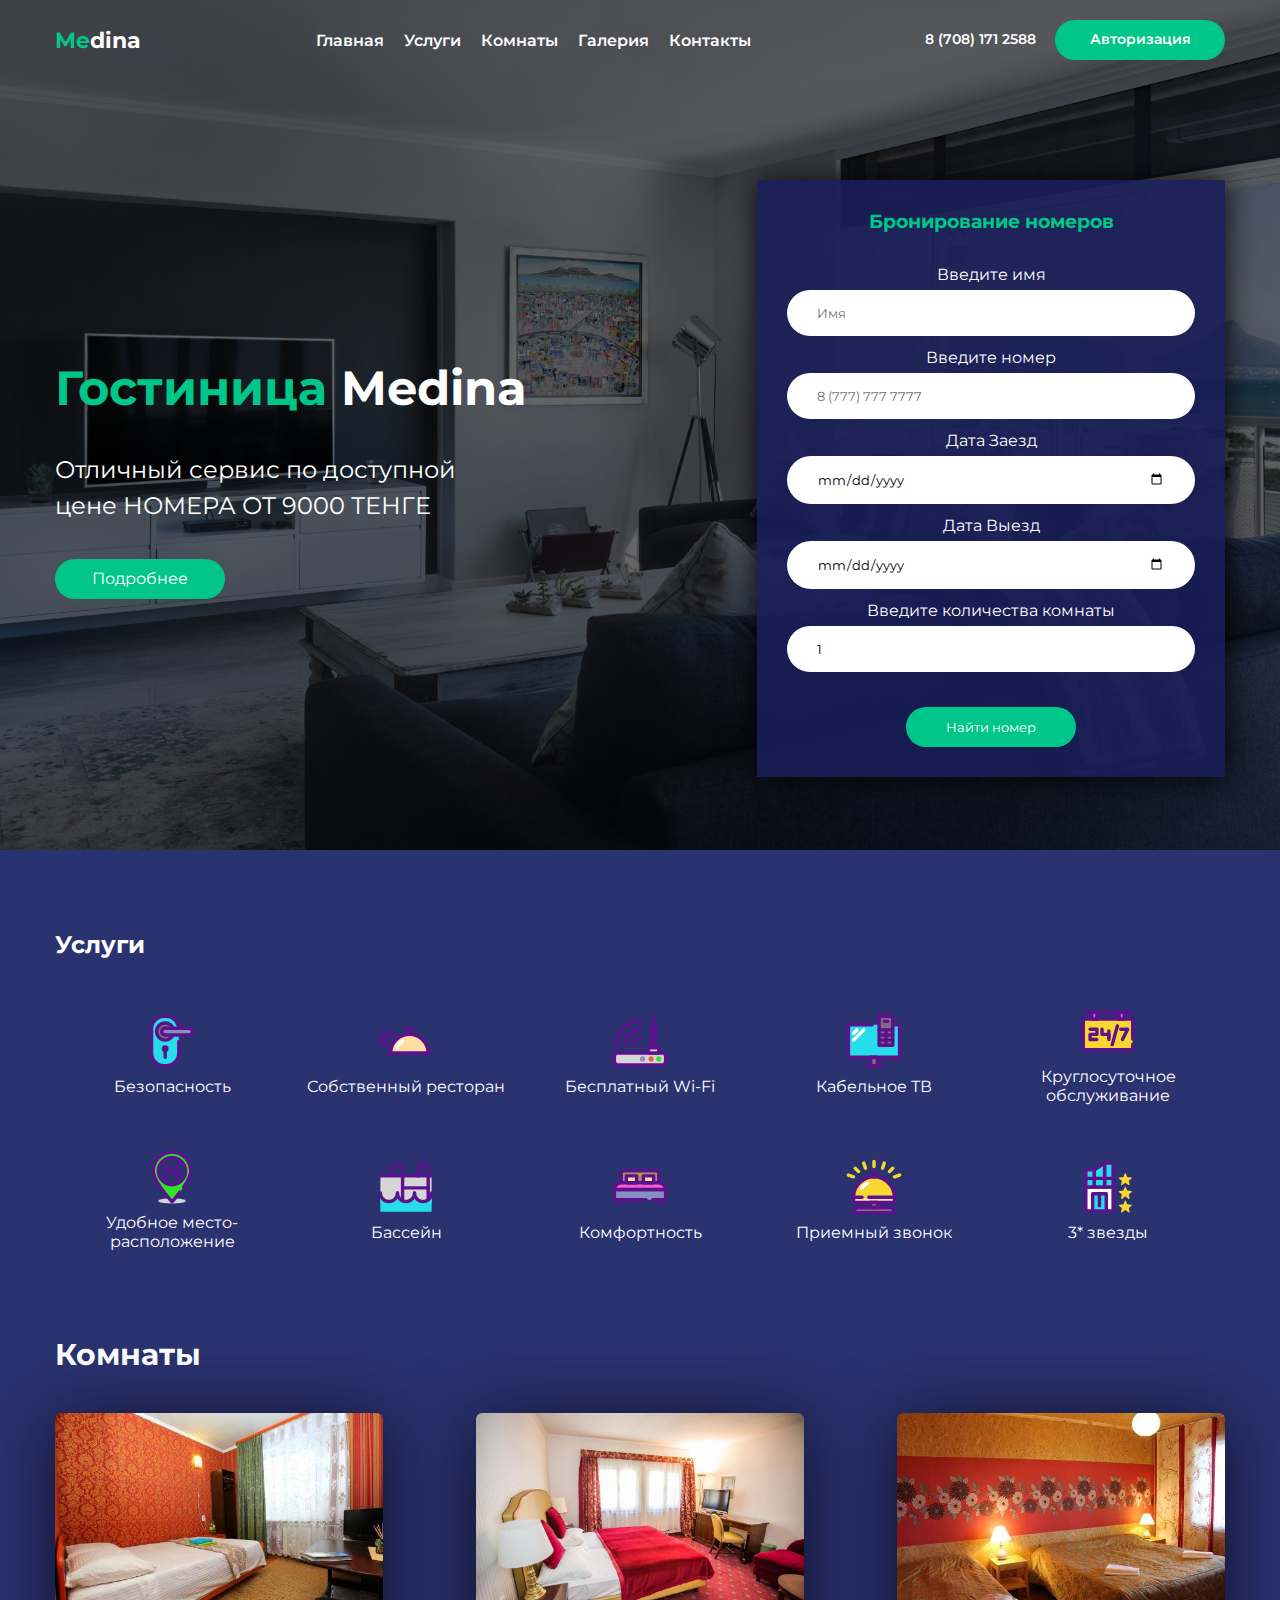
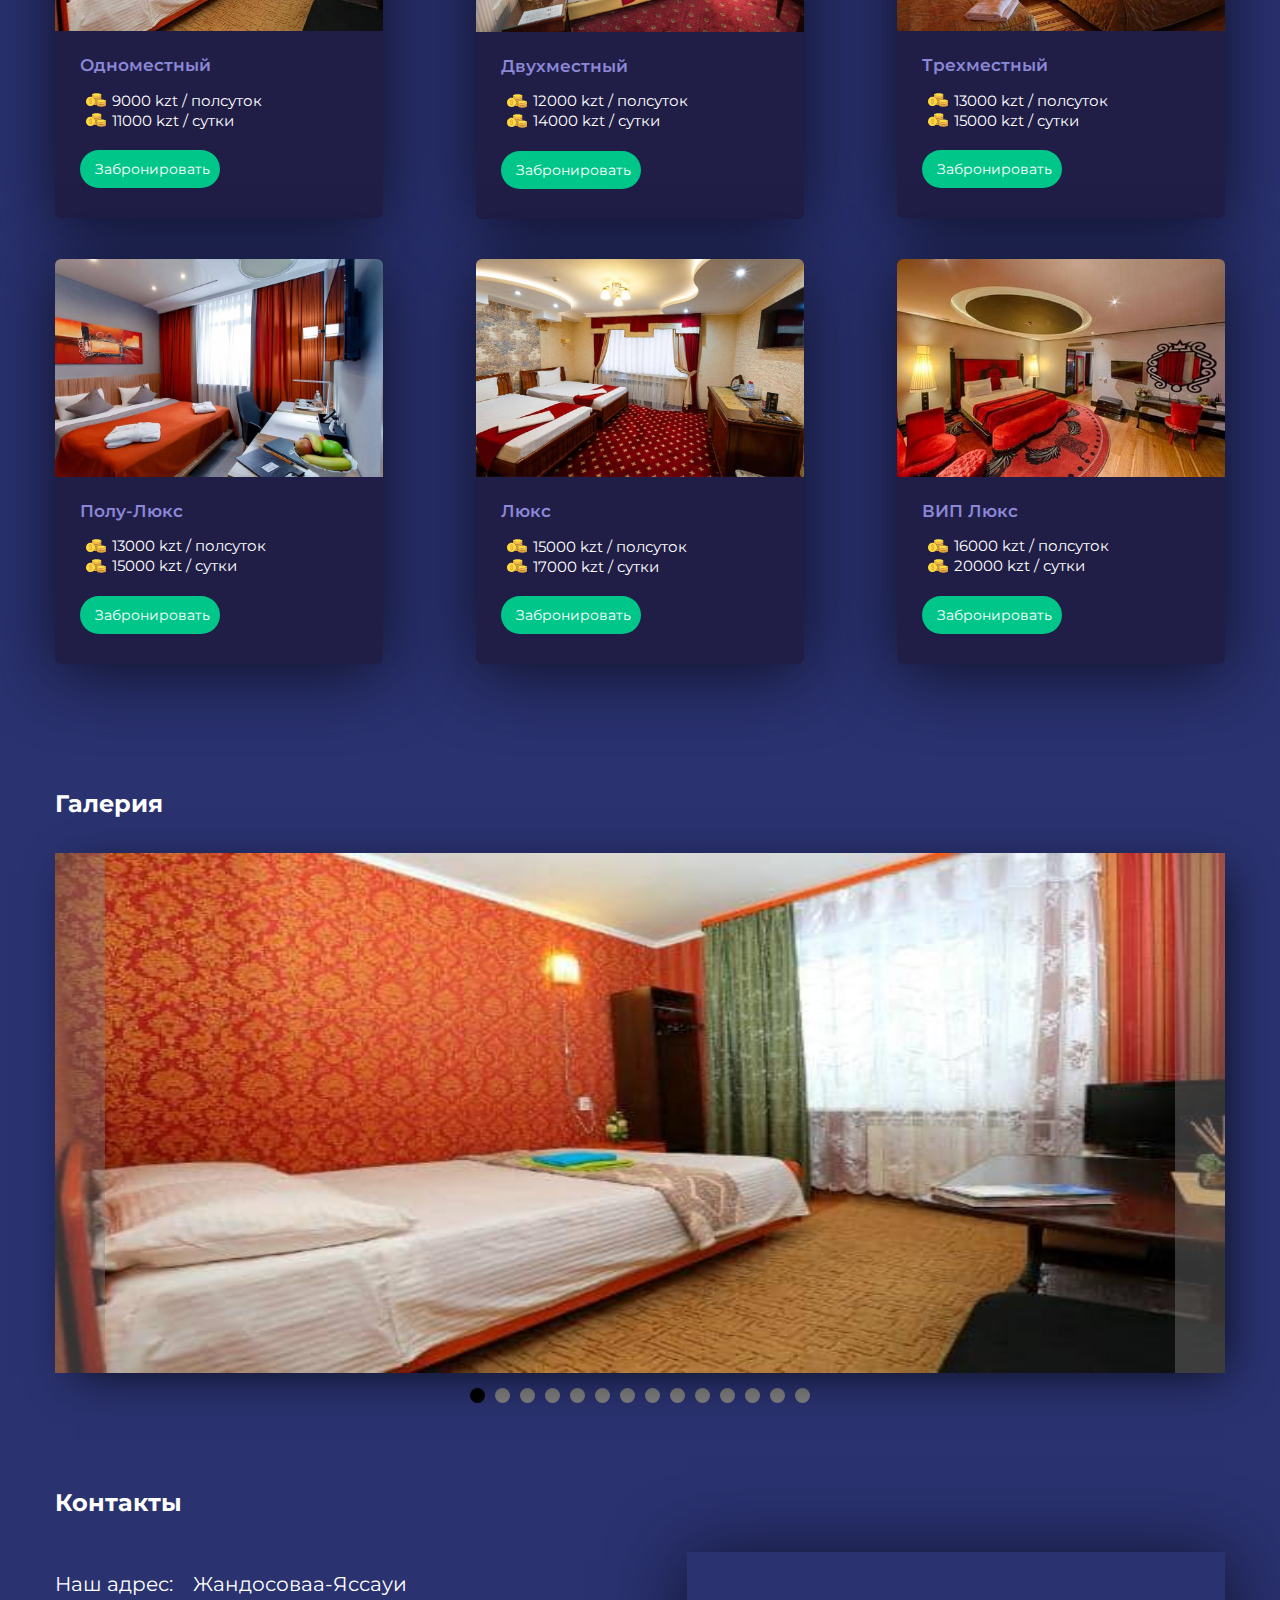
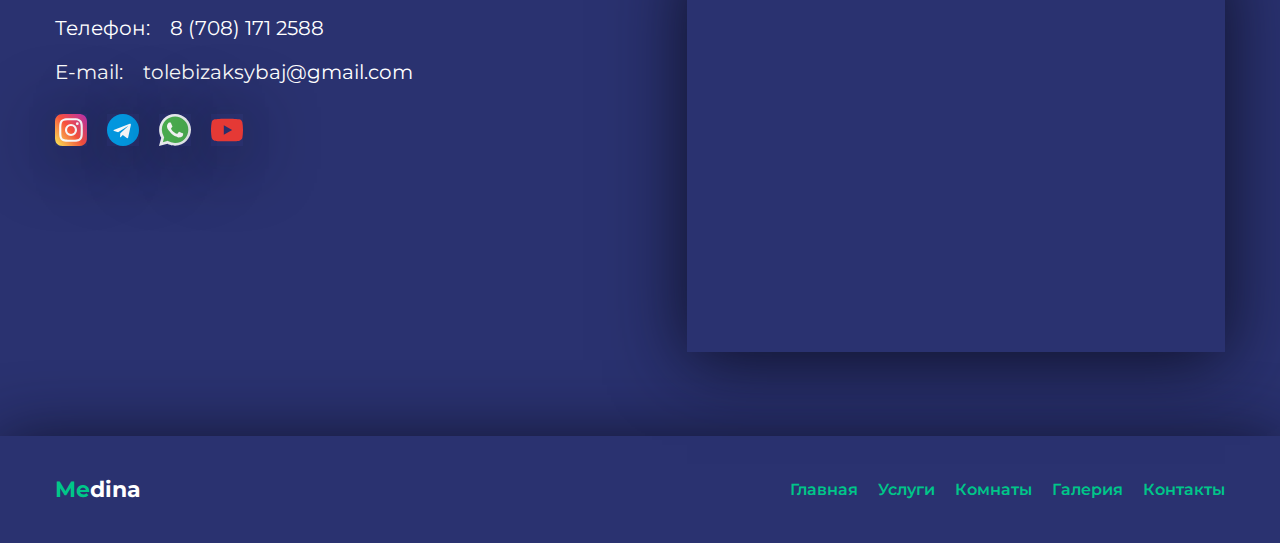
<file: index.html>
<!DOCTYPE html>
<html lang="ru">

<head>
	<meta charset="UTF-8">
	<link rel="shortcut icon" href="./images/faviconB.svg" type="image/x-icon">
	<meta name="viewport" content="width=device-width, initial-scale=1.0">

	<title>Гостиница Medina</title>

	<!-- Подключение шрифты -->
	<link rel="preconnect" href="https://fonts.gstatic.com">
	<link href="https://fonts.googleapis.com/css2?family=Montserrat:ital,wght@0,600;0,700;1,400&display=swap"
		rel="stylesheet">

	<!-- Подключение стилей -->
	<link rel="stylesheet" href="./css/style.css">
</head>

<body>

	<div class="wrapper">

		<!-- Header -->

		<header id="header" class="header">
			<div class="header__overlay"></div>
			<div class="container">
				<div class="header__inner">
					<div class="header__top">
						<div href="#" class="header__logo">
							<a href="./"><span>Me</span>dina</a>
						</div>

						<!-- header__nav_active -->
						<nav class="header__nav">
							<ul class="header__menu">
								<li class="header__item"><a class="header__link" href="#header">Главная</a></li>
								<li class="header__item"><a class="header__link" href="#services">Услуги</a></li>
								<li class="header__item"><a class="header__link" href="#rooms">Комнаты</a></li>
								<li class="header__item"><a class="header__link" href="#gallery">Галерия</a></li>
								<li class="header__item"><a class="header__link" href="#contacts">Контакты</a></li>
							</ul>
						</nav>
						<!-- header__contacts_active -->
						<div class="header__contacts">
							<a class="header__phone" href="tel:77081712588">8 (708) 171 2588</a>
							<a class="btn btn__phone" href="./auth.html">Авторизация</a>
						</div>

						<div class="header__burger">
							<span class="burger__btn"></span>
							<span class="burger__btn"></span>
							<span class="burger__btn"></span>
						</div>


					</div>

					<div class="header__bottom">
						<div class="header__content">
							<h2 class="header__title"> Гостиница <span>Medina</span></h2>
							<p class="header__description">
								Отличный сервис по доступной цене
								НОМЕРА ОТ 9000 ТЕНГЕ
							</p>

							<a href="./booking.html" class="btn content__btn">Подробнее</a>
						</div>

						<!-- Формы для отправки данные на бронированию месту -->

						<form class="form" action="#">
							<p class="form__title">
								Бронирование номеров
							</p>
							<label class="label__title">Введите имя</label>
							<input type="name" class="input" placeholder="Имя" required>

							<label class="label__title">Введите номер</label>
							<input type="tel" class="input" placeholder="8 (777) 777 7777" required>

							<label class="label__title">Дата Заезд</label>
							<input type="date" class="input">

							<label class="label__title">Дата Выезд</label>
							<input type="date" class="input">

							<label class="label__title">Введите количества комнаты</label>
							<input type="number" class="input" placeholder="1" value="1">

							<button type="submit" class="btn btn__rooms">Найти номер</button>
						</form>

					</div>
				</div>
			</div>
		</header>

		<!-- Services (Услуги) -->

		<section class="section section__services" id="services">
			<div class="container">
				<div class="services__inner">
					<h2 class="services__title">Услуги</h2>

					<div class="services__block">

						<div class="services__item">
							<div>
								<img class="services__icon" src="./images/icons/door-knob.svg" alt="">
							</div>
							<p class="services__text">
								Безопасность
							</p>
						</div>

						<div class="services__item">
							<div>
								<img class="services__icon" src="./images/icons/dish.svg" alt="">
							</div>
							<p class="services__text">
								Собственный ресторан
							</p>
						</div>

						<div class="services__item">
							<div>
								<img class="services__icon" src="./images/icons/wifi.svg" alt="">
							</div>
							<p class="services__text">
								Бесплатный Wi-Fi
							</p>
						</div>

						<div class="services__item">
							<div>
								<img class="services__icon" src="./images/icons/television.svg" alt="">
							</div>
							<p class="services__text">
								Кабельное ТВ
							</p>
						</div>

						<div class="services__item">
							<div>
								<img class="services__icon" src="./images/icons/24-hours.svg" alt="">
							</div>
							<p class="services__text">
								Круглосуточное обслуживание
							</p>
						</div>

						<div class="services__item">
							<div>
								<img class="services__icon" src="./images/icons/pin.svg" alt="">
							</div>
							<p class="services__text">
								Удобное место-расположение
							</p>
						</div>

						<div class="services__item">
							<div>
								<img class="services__icon" src="./images/icons/swimming-pool.svg" alt="">
							</div>
							<p class="services__text">
								Бассейн
							</p>
						</div>

						<div class="services__item">
							<div>
								<img class="services__icon" src="./images/icons/bed.svg" alt="">
							</div>
							<p class="services__text">
								Комфортность
							</p>
						</div>

						<div class="services__item">
							<div>
								<img class="services__icon" src="./images/icons/reception-bell.svg" alt="">
							</div>
							<p class="services__text">
								Приемный звонок
							</p>
						</div>

						<div class="services__item">
							<div>
								<img class="services__icon" src="./images/icons/hotel.svg" alt="">
							</div>
							<p class="services__text">
								3* звезды
							</p>
						</div>
					</div>
				</div>
			</div>
		</section>

		<!-- Rooms (Комнаты) -->

		<section class="section section__rooms" id="rooms">
			<div class="container">
				<div class="rooms__inner">
					<h2 class="rooms__title">Комнаты</h2>

					<div class="cards">

						<div class="card">
							<div class="card__title">
								<img class="card__img" src="./images/rooms/room_1.jpg" alt="">
							</div>
							<div class="card__body">
								<h3 class="card__body-title">Одноместный</h3>
								<p class="card__body-description">
									<span class="card__prices"><img class="card__price" src="./images/icons/dollar.svg"
											alt=""> 9000 kzt /
										полсуток</span>
									<span class="card__prices"><img class="card__price" src="./images/icons/dollar.svg"
											alt="">11000 kzt / сутки</span>
								</p>
								<a class="btn card__btn" href="#">Забронировать</a>
							</div>
						</div>

						<div class="card">
							<div class="card__title">
								<img class="card__img" src="./images/rooms/room_2.jpg" alt="">
							</div>
							<div class="card__body">
								<h3 class="card__body-title">Двухместный</h3>
								<p class="card__body-description">
									<span class="card__prices"><img class="card__price" src="./images/icons/dollar.svg"
											alt=""> 12000 kzt /
										полсуток</span>
									<span class="card__prices"><img class="card__price" src="./images/icons/dollar.svg"
											alt="">14000 kzt /
										сутки</span>
								</p>
								<a class="btn card__btn" href="#">Забронировать</a>
							</div>
						</div>

						<div class="card">
							<div class="card__title">
								<img class="card__img" src="./images/rooms/room_3.jpg" alt="">
							</div>
							<div class="card__body">
								<h3 class="card__body-title">Трехместный</h3>
								<p class="card__body-description">
									<span class="card__prices"><img class="card__price" src="./images/icons/dollar.svg"
											alt=""> 13000 kzt /
										полсуток</span>
									<span class="card__prices"><img class="card__price" src="./images/icons/dollar.svg"
											alt="">15000 kzt /
										сутки</span>
								</p>
								<a class="btn card__btn" href="#">Забронировать</a>
							</div>
						</div>

						<div class="card">
							<div class="card__title">
								<img class="card__img" src="./images/rooms/room_4.jpg" alt="">
							</div>
							<div class="card__body">
								<h3 class="card__body-title">Полу-Люкс</h3>
								<p class="card__body-description">
									<span class="card__prices"><img class="card__price" src="./images/icons/dollar.svg"
											alt=""> 13000 kzt /
										полсуток</span>
									<span class="card__prices"><img class="card__price" src="./images/icons/dollar.svg"
											alt="">15000 kzt /
										сутки</span>
								</p>
								<a class="btn card__btn" href="#">Забронировать</a>
							</div>
						</div>

						<div class="card">
							<div class="card__title">
								<img class="card__img" src="./images/rooms/room_5.jpg" alt="">
							</div>
							<div class="card__body">
								<h3 class="card__body-title">Люкс</h3>
								<p class="card__body-description">
									<span class="card__prices"><img class="card__price" src="./images/icons/dollar.svg"
											alt=""> 15000 kzt /
										полсуток</span>
									<span class="card__prices"><img class="card__price" src="./images/icons/dollar.svg"
											alt="">17000 kzt /
										сутки</span>
								</p>
								<a class="btn card__btn" href="#">Забронировать</a>
							</div>
						</div>

						<div class="card">
							<div class="card__title">
								<img class="card__img" src="./images/rooms/room_6.jpg" alt="">
							</div>
							<div class="card__body">
								<h3 class="card__body-title">ВИП Люкс</h3>
								<p class="card__body-description">
									<span class="card__prices"><img class="card__price" src="./images/icons/dollar.svg"
											alt=""> 16000 kzt /
										полсуток</span>
									<span class="card__prices"><img class="card__price" src="./images/icons/dollar.svg"
											alt="">20000 kzt /
										сутки</span>
								</p>
								<a class="btn card__btn" href="#">Забронировать</a>
							</div>
						</div>

					</div>
				</div>
			</div>
		</section>

		<!-- Gallery , Sliders (Галерия) -->

		<section class="section section__gallery" id="gallery">
			<div class="container">
				<div class="gallery__inner">
					<h2 class="gallery__title">
						Галерия
					</h2>
					<div class="flex-wrapper">
						<div class="slider-wrapper">
							<div class="slide active">
								<img src="./images/rooms/room_1.jpg" alt="">
							</div>
							<div class="slide">
								<img src="./images/rooms/room_2.jpg" alt="">
							</div>
							<div class="slide">
								<img src="./images/rooms/room_3.jpg" alt="">
							</div>
							<div class="slide">
								<img src="./images/rooms/room_4.jpg" alt="">
							</div>
							<div class="slide">
								<img src="./images/rooms/room_5.jpg" alt="">
							</div>
							<div class="slide">
								<img src="./images/rooms/room_6.jpg" alt="">
							</div>
							<div class="slide">
								<img src="./images/rooms/room_7.jpg" alt="">
							</div>
							<div class="slide">
								<img src="./images/rooms/room_8.jpg" alt="">
							</div>
							<div class="slide">
								<img src="./images/rooms/room_9.jpg" alt="">
							</div>
							<div class="slide">
								<img src="./images/rooms/room_10.jpg" alt="">
							</div>
							<div class="slide">
								<img src="./images/rooms/room_11.jpg" alt="">
							</div>
							<div class="slide">
								<img src="./images/rooms/room_12.jpg" alt="">
							</div>
							<div class="slide">
								<img src="./images/rooms/room_13.jpg" alt="">
							</div>
							<div class="slide">
								<img src="./images/rooms/room_14.jpg" alt="">
							</div>
							<div id="btn-prev"></div>
							<div id="btn-next"></div>
						</div>
					</div>

					<div class="dots-wrapper">
						<span class="dot active"></span>
						<span class="dot"></span>
						<span class="dot"></span>
						<span class="dot"></span>
						<span class="dot"></span>
						<span class="dot"></span>
						<span class="dot"></span>
						<span class="dot"></span>
						<span class="dot"></span>
						<span class="dot"></span>
						<span class="dot"></span>
						<span class="dot"></span>
						<span class="dot"></span>
						<span class="dot"></span>
					</div>

				</div>
			</div>
		</section>

		<!-- Contacts (Контакты) -->

		<section class="section section__contacts" id="contacts">
			<div class="container">
				<div class="contacts__inner">
					<h2 class="contacts__title">Контакты</h2>

					<div class="contacts__block">
						<div class="contacts__info">
							<p class="contacts__address">Наш адрес:
								<a class="contacts__link" href="#">Жандосоваа-Яссауи</a></p>
							<p class="contacts__phone">Телефон: <a class="contacts__link" href="tel:+77081712588">8
									(708) 171 2588</a></p>
							<p class="contacts__email">E-mail: <a class="contacts__link"
									href="mailto:tolebizaksybaj@gmail.com">tolebizaksybaj@gmail.com</a></p>

							<div class="contacts__socials">
								<a class="contacts__social" href="https://www.instagram.com/tolebijaksybai"><img
										class="contacts__icon" src="./images/socials/instagram.svg" alt=""></a>
								<a class="contacts__social" href="https://t.me/tolebi2020"><img class="contacts__icon"
										src="./images/socials/telegram.svg" alt=""></a>
								<a class="contacts__social"
									href="https://wa.me/77081712588?text=Я%20заинтересован%20вашего%20навыки"><img
										class="contacts__icon" src="./images/socials/whatsapp.svg" alt=""></a>
								<a class="contacts__social"
									href="https://www.youtube.com/channel/UCz4nRdwTRV9m9PWV48k9Ptw?view_as=subscriber"><img
										class="contacts__icon" src="./images/socials/youtube.svg" alt=""></a>
							</div>
						</div>
						<div class="contacts__map">
							<iframe
								src="https://www.google.com/maps/embed?pb=!1m18!1m12!1m3!1d2908.691719295894!2d76.83433231564598!3d43.1949789791395!2m3!1f0!2f0!3f0!3m2!1i1024!2i768!4f13.1!3m3!1m2!1s0x3883681a1337772b%3A0x3fcb96e62cad440e!2z0YPQuy4g0JHQtdC60YLQtdC80LHQsNC10LLQsA!5e0!3m2!1sru!2skz!4v1606429729025!5m2!1sru!2skz"
								frameborder="0" style="border:0;" allowfullscreen="" aria-hidden="false"
								tabindex="0"></iframe>
						</div>
					</div>
				</div>
			</div>
		</section>

		<!-- Footer -->

		<footer class="footer">
			<div class="container">
				<div class="footer__inner">

					<div href="#" class="footer__logo">
						<a href="./"><span>Me</span>dina</a>
					</div>

					<nav class="footer__nav">
						<ul class="footer__menu">
							<li class="footer__item"><a class="footer__link" href="#header">Главная</a></li>
							<li class="footer__item"><a class="footer__link" href="#services">Услуги</a></li>
							<li class="footer__item"><a class="footer__link" href="#rooms">Комнаты</a></li>
							<li class="footer__item"><a class="footer__link" href="#gallery">Галерия</a></li>
							<li class="footer__item"><a class="footer__link" href="#contacts">Контакты</a></li>
						</ul>
					</nav>

				</div>
			</div>
		</footer>
	</div>
	<script src="./js/script.js"></script>
</body>

</html>
</file>
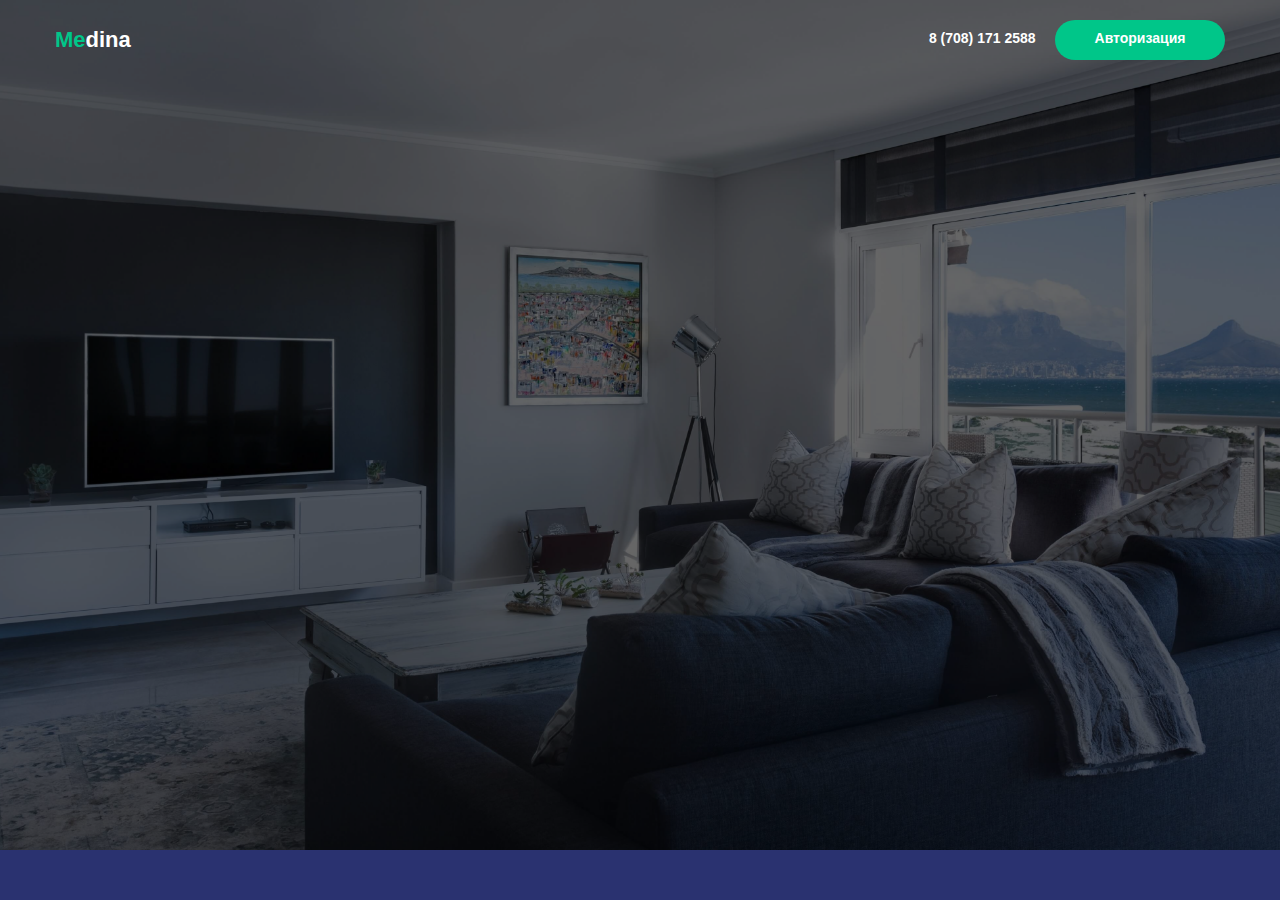
<file: booking.html>
<!DOCTYPE html>
<html lang="ru">

<head>
	<meta charset="UTF-8">
	<link rel="shortcut icon" href="./images/faviconB.svg" type="image/x-icon">
	<meta name="viewport" content="width=device-width, initial-scale=1.0">
	<title>Бронирование</title>
	<link rel="stylesheet" href="./css/style.css">
</head>

<body>
	<div class="wrapper">
		<!-- Header -->

		<header id="header" class="header">
			<div class="header__overlay"></div>
			<div class="container">
				<div class="header__inner">
					<div class="header__top">
						<div href="#" class="header__logo">
							<a href="./"><span>Me</span>dina</a>
						</div>



						<div class="header__contacts">
							<a class="header__phone" href="tel:77081712588">8 (708) 171 2588</a>
							<a class="btn btn__phone" href="./auth.html">Авторизация</a>
						</div>
					</div>

				</div>
			</div>
	</div>
	</header>
	</div>

	<script src="./js/script.js"></script>
</body>

</html>
</file>
<file: css/style.css>
* {
	padding: 0;
	margin: 0;
	box-sizing: border-box;
	scroll-behavior: smooth;
	font-family: 'Montserrat',
		sans-serif;
}

body {
	width: 100%;
	height: 100%;
	color: #fff;
	/* background-image: linear-gradient(-27deg, #1c233b 0%, #2d3856 100%); */
	background: #2a3270;
	/* font-size: 16px; */
}

html {
	font-size: 16px;
}

a {
	color: #fff;
	text-decoration: none;
}

img {
	width: 100%;
	height: 100%;
}

button:focus,
input:focus {
	outline: none;
}

.container {
	max-width: 1200px;
	padding: 0 15px;
	margin: 0 auto;
	z-index: 2;
}

.section {
	padding: 80px 0;
}

/* Стили для Header   */

.header {
	padding: 20px 0;
	background-image: url(../images/header_bg.jpeg);
	background-size: cover;
	background-position: center center;
	min-height: 850px;
	position: relative;
	z-index: 0;
}

.header__overlay {
	position: absolute;
	background: rgba(0, 0, 0, 0.6);
	z-index: -1;
	top: 0;
	bottom: 0;
	right: 0;
	left: 0;
}

.header__top {
	display: flex;
	justify-content: space-between;
	align-items: center;
	flex-wrap: wrap;
	/* z-index: 100; */
}

.header__inner {
	z-index: 100;
	position: relative;
}

.header__logo {
	font-size: 22px;
	font-weight: 700;
	color: #fff;
	display: flex;
	align-items: center;
	transition: all 0.5s;
}

.header__logo:hover {
	transform: scale(1.2);
}

.header__logo span {
	color: #00c689;
}

.header__menu {
	display: flex;
	justify-content: space-between;
	align-items: center;
	list-style: none;
}

.header__item {
	font-weight: 600;
	margin-right: 20px;
	color: #fff;
}

.header__item:last-child {
	margin-right: 0;
}

.header__link {
	transition: all 0.4s;
	position: relative;
}

.header__link:hover {
	color: #00c689;
}

.header__link::after {
	position: absolute;
	content: '';
	display: block;
	width: 0%;
	height: 3px;
	background-color: #00c689;
	margin-top: 4px;
	-webkit-transition: 0.4s;
	transition: 0.4s;
}

.header__link:hover:after {
	width: 95%;
}

.btn {
	text-align: center;
	display: inline-block;
	width: 170px;
	height: 40px;
	background-color: #00c689;
	border-radius: 50px;
	border: none;
	padding: 10px 15px;
	transition: all 0.5s;
}

.btn__phone,
.header__phone {
	transition: all 0.5s;
	font-size: 14px;
	font-weight: 600;
}

.btn__phone:hover,
.content__btn:hover {
	border: 1px solid #00c689;
	background: inherit;
	color: #00c689;
}

.header__phone {
	margin-right: 15px;
}

.header__phone:hover {
	color: #00c689;
}

.header__bottom {
	margin-top: 120px;
	display: flex;
	justify-content: space-between;
	align-items: center;
	flex-wrap: wrap;
}

.header__content {
	flex-basis: 48%;
	/* max-width: 540px; */
	min-height: 300px;
	padding: 30px 0;
	/* background: rgba(0, 0, 0, 0.7); */
	/* box-shadow: 0px 0px 30px rgba(0, 0, 0, 0.9); */
}

.header__title {
	font-size: 48px;
	color: #00c689;
}

.header__title span {
	color: #fff;
}

.header__description {
	max-width: 450px;
	font-size: 24px;
	margin: 35px 0 35px;
	line-height: 36px;
}

.header__burger {
	display: none;
	cursor: pointer;
	transition: all 0.5s;
}

.burger__btn {
	display: block;
	width: 25px;
	height: 3px;
	background-color: #fff;
	color: #fff;
}

.burger__btn:not(:last-child) {
	margin-bottom: 4px;
}

/* Form Отправка данных */

.form {
	display: flex;
	flex-basis: 48%;
	max-width: 40%;
	min-height: 400px;
	flex-direction: column;
	padding: 30px;
	text-align: center;
	background: rgba(24, 30, 88, 0.9);
	box-shadow: 0px 0px 30px rgba(0, 0, 0, 0.9);
}

.form__title {
	color: #00c689;
	font-weight: 700;
	font-size: 19px;
	margin-bottom: 20px;
}

.input {
	padding: 15px 30px;
	border: none;
	border-radius: 50px;
}

.btn__rooms {
	color: #fff;
	margin: 35px auto 0;
}

.btn__rooms:hover {
	border: 1px solid #00c689;
	background: inherit;
	color: #00c689;
}

.label__title {
	margin: 12px 0 6px;
}



/* Section Services */
.section__gallery {
	padding-top: 5px;
}

.section__services {
	padding: 80px 0 0;
}

.services__block {
	display: flex;
	justify-content: space-between;
	align-items: center;
	flex-wrap: wrap;
	margin: 40px 0;
}

.services__item {
	flex-basis: 20%;
	display: flex;
	flex-direction: column;
	align-items: center;
	margin-bottom: 40px;
	transition: all 0.4s;
	cursor: pointer;
}

.services__item:hover {
	transform: scale(1.1);
}

.services__icon {
	width: 64px;
	height: 64px;
}

.services__text {
	text-align: center;
}


/* section Rooms */

.section__rooms {
	padding-top: 5px;
}

.rooms__title {
	font-size: 30px;
	margin-bottom: 40px;
}

.cards {
	display: flex;
	justify-content: space-between;
	align-items: center;
	flex-wrap: wrap;
}

.card {
	flex-basis: 28%;
	min-height: 316px;
	box-shadow: 0 8px 70px rgba(11, 12, 30, 0.9);
	border-radius: 6px;
	background-color: #201e47;
	margin-bottom: 40px;
	transition: all 0.4s;
	cursor: pointer;
}

.card:hover {
	transform: scale(1.1);
}

.card__img {
	border-radius: 6px 6px 0 0;
	overflow: hidden;
}

.card__body {
	padding: 20px 25px 30px;
}

.card__prices {
	display: flex;
	align-items: center;
	font-size: 15px;
}

.card__price {
	width: 32px;
	height: 20px;
}

.card__body-title {
	color: #8c88d7;
	font-size: 17px;
	font-weight: 600;
	margin-bottom: 15px;
}

.card__body-description {
	margin-bottom: 20px;
	font-size: 11px;
}

.card__btn {
	width: 140px;
	height: 38px;
	text-align: center;
	font-size: 14px;
}

/*   Gallery Sliders  */
.gallery__title {
	text-align: left;
}

.flex-wrapper {
	margin-top: 35px;
	width: 100%;
	display: flex;
	justify-content: center;
}

.slider-wrapper {
	/* max-width: 900px; */
	flex-basis: 100%;
	width: 100%;
	height: 520px;
	position: relative;
	margin: 0 auto;
	box-shadow: 10px 10px 44px -10px rgba(0, 0, 0, 0.75);
}

#btn-prev,
#btn-next {
	position: absolute;
	left: 0;
	top: 0;
	height: 100%;
	width: 50px;
	background-color: gray;
	opacity: 0.4;
	cursor: pointer;
	transition: opacity .2s ease-in-out;
}

#btn-prev:hover,
#btn-next:hover {
	opacity: 0.6;
}

#btn-next {
	left: auto;
	right: 0;
}

.slide {
	width: 100%;
	height: 100%;
	display: none;
}

.slide.active {
	display: block;
}

.dots-wrapper {
	display: flex;
	justify-content: center;
	margin-top: 15px;
}

.dot.active {
	background-color: #000000;
}

.dots-wrapper span {
	width: 15px;
	height: 15px;
	border-radius: 50%;
	background-color: gray;
	margin-right: 10px;
	cursor: pointer;
}

.dots-wrapper span:last-child {
	margin-right: 0;
}

/* Section Contacts */

.section__contacts {
	padding-top: 5px;
}

.contacts__block {
	display: flex;
	justify-content: space-between;
	align-items: start;
	flex-wrap: wrap;
	margin-top: 35px;
}

.contacts__info {
	flex-basis: 40%;
	padding-top: 20px;
}

.contacts__address,
.contacts__phone,
.contacts__email {
	font-size: 20px;
	margin-bottom: 20px;
}

.contacts__link {
	transition: all 0.4s;
	margin-left: 15px;
}

.contacts__link:hover {
	color: #00c689;
}

.contacts__socials {
	display: flex;
	align-items: center;
	margin-top: 30px;
}

.contacts__social {
	margin-right: 20px;
	transition: all 0.4s;
}

.contacts__social:hover {
	transform: scale(1.2);
}

.contacts__icon {
	width: 32px;
	height: 32px;
	box-shadow: 0 8px 70px rgba(11, 12, 30, 0.9);
}

.contacts__map {
	flex-basis: 46%;
}

.contacts__map iframe {
	/* width: 100%; */
	max-width: 600px;
	width: 100%;
	height: 400px;
	box-shadow: 0 8px 70px rgba(11, 12, 30, 0.9);
}


/*     Footer      */


.footer {
	padding: 40px 0;
	box-shadow: 0 8px 70px rgba(11, 12, 30, 0.9);
}

.footer__inner {
	display: flex;
	justify-content: space-between;
	align-items: center;
	flex-wrap: wrap;
}

.footer__logo {
	font-size: 22px;
	font-weight: 700;
	color: #fff;
	display: flex;
	align-items: center;
	transition: all 0.5s;
}

.footer__logo:hover {
	transform: scale(1.2);
}

.footer__logo span {
	color: #00c689;
}

.footer__menu {
	display: flex;
	justify-content: space-between;
	align-items: center;
	list-style: none;
}

.footer__item {
	font-weight: 600;
	margin-right: 20px;
	color: #fff;
}

.footer__item:last-child {
	margin-right: 0;
}

.footer__link {
	color: #00c689;
	transition: all 0.4s;
	position: relative;
}

.footer__link:hover {
	color: #fff;
}

.footer__link::after {
	position: absolute;
	content: '';
	display: block;
	width: 0%;
	height: 3px;
	background-color: #fff;
	margin-top: 4px;
	-webkit-transition: 0.4s;
	transition: 0.4s;
}

.footer__link:hover:after {
	width: 95%;
}


/* Header Media Запросы */

@media (max-width: 1210px) {
	.container {
		width: calc(100% - 10px);
	}

	.header__title {
		font-size: 45px;
	}

	.header__description {
		font-size: 22px;
	}
}

@media (max-width: 992px) {
	.header__nav {
		display: none;
	}

	.header__nav_active {
		position: absolute;
		top: -20px;
		bottom: 50%;
		left: -20px;
		right: 15%;
		background-color: rgba(0, 0, 0, 0.9);
		/* color: #00c689; */
		display: flex;
		transition: all 0.5s;
	}

	.header__nav_active .header__menu {
		display: flex;
		flex-direction: column;
		list-style: none;
		justify-content: flex-start;
		align-items: flex-start;
		width: 100%;
		padding-top: 60px;
	}

	.header__nav_active .header__menu .header__item {
		margin-bottom: 25px;
		margin-right: 0;
		width: 100%;
		text-align: center;
	}

	.header__nav_active .header__link {
		display: inline-block;
		width: 100%;
	}

	.header__link:hover:after {
		width: 100%;
	}

	.header__contacts {
		margin-left: auto;
	}

	.header__burger {
		margin-left: 26px;
		display: block;
	}

	.header__bottom {
		align-items: start;
	}

	.form {
		max-width: 46%;
	}

	.header__content {
		flex-basis: 46%;
	}

	.header__title {
		font-size: 38px;
	}

	.header__description {
		font-size: 18px;
	}

	.card {
		flex-basis: 31.5%;
	}

	.contacts__link {
		display: block;
		margin-left: 0;
		margin-top: 6px;
	}

	.contacts__map {
		flex-basis: 54%;
	}

	.header__bottom {
		flex-basis: 48%;
		margin-top: 120px;
	}
}

@media (max-width: 780px) {
	.header {
		padding-bottom: 60px;
	}

	.header__content {
		flex-basis: 100%;
	}

	.header__bottom {
		margin-top: 40px;
	}

	.header__content {
		text-align: center;
	}

	.header__description {
		margin-left: auto;
		margin-right: auto;
	}

	.form {
		flex-basis: 100%;
		max-width: 80%;
		margin: 0 auto;
	}

	.services__item {
		flex-basis: 27%;
	}

	.section__rooms {
		padding-top: 0;
	}

	.card {
		flex-basis: 47%;
	}

	.gallery__title {
		text-align: left;
	}

	.section__gallery {
		padding-top: 0;
	}

	.section__contacts {
		padding-top: 0;
	}

	.contacts__info {
		flex-basis: 100%;
	}

	.contacts__map {
		flex-basis: 100%;
		max-width: 100%;
		margin: 0 auto;
	}

	.contacts__info {
		padding-top: 0;
		padding-bottom: 30px;
	}

	.contacts__link {
		display: inline-block;
	}

	.footer__item {
		margin-right: 12px;
	}

	.slider-wrapper {
		height: calc(100% - 1px);
	}
}

@media (max-width: 576px) {
	.header__phone {
		display: none;
	}

	.footer {
		padding: 40px 0 60px;
	}

	.footer__logo {
		flex-basis: 100%;
		margin-bottom: 20px;
	}

	.footer__logo a {
		margin: 0 auto;
	}

	.footer__menu {
		flex-wrap: wrap;
	}

	.footer__nav {
		flex-basis: 100%;
	}

	.card:hover {
		transform: scale(1);
	}
}

@media (max-width: 455px) {

	.form {
		max-width: 100%;
	}

	.services__item {
		flex-basis: 40%;
	}

	.card {
		flex-basis: 100%;
	}

	.footer__menu {
		justify-content: space-around;
	}

	.footer__item {
		margin: 0 20px 10px 0;
	}
}

@media (max-width: 370px) {
	.header__title {
		font-size: 32px;
	}

	.header__description {
		font-size: 19px;
		line-height: 22px;
	}

	.form {
		padding: 20px;
	}

	.form__title {
		margin-bottom: 5px;
	}

	.label__title {
		margin: 17px 0 10px;
	}

	.dots-wrapper span {
		width: 8px;
		height: 8px;
	}

	#btn-prev,
	#btn-next {
		width: 25px;
	}
}
</file>
